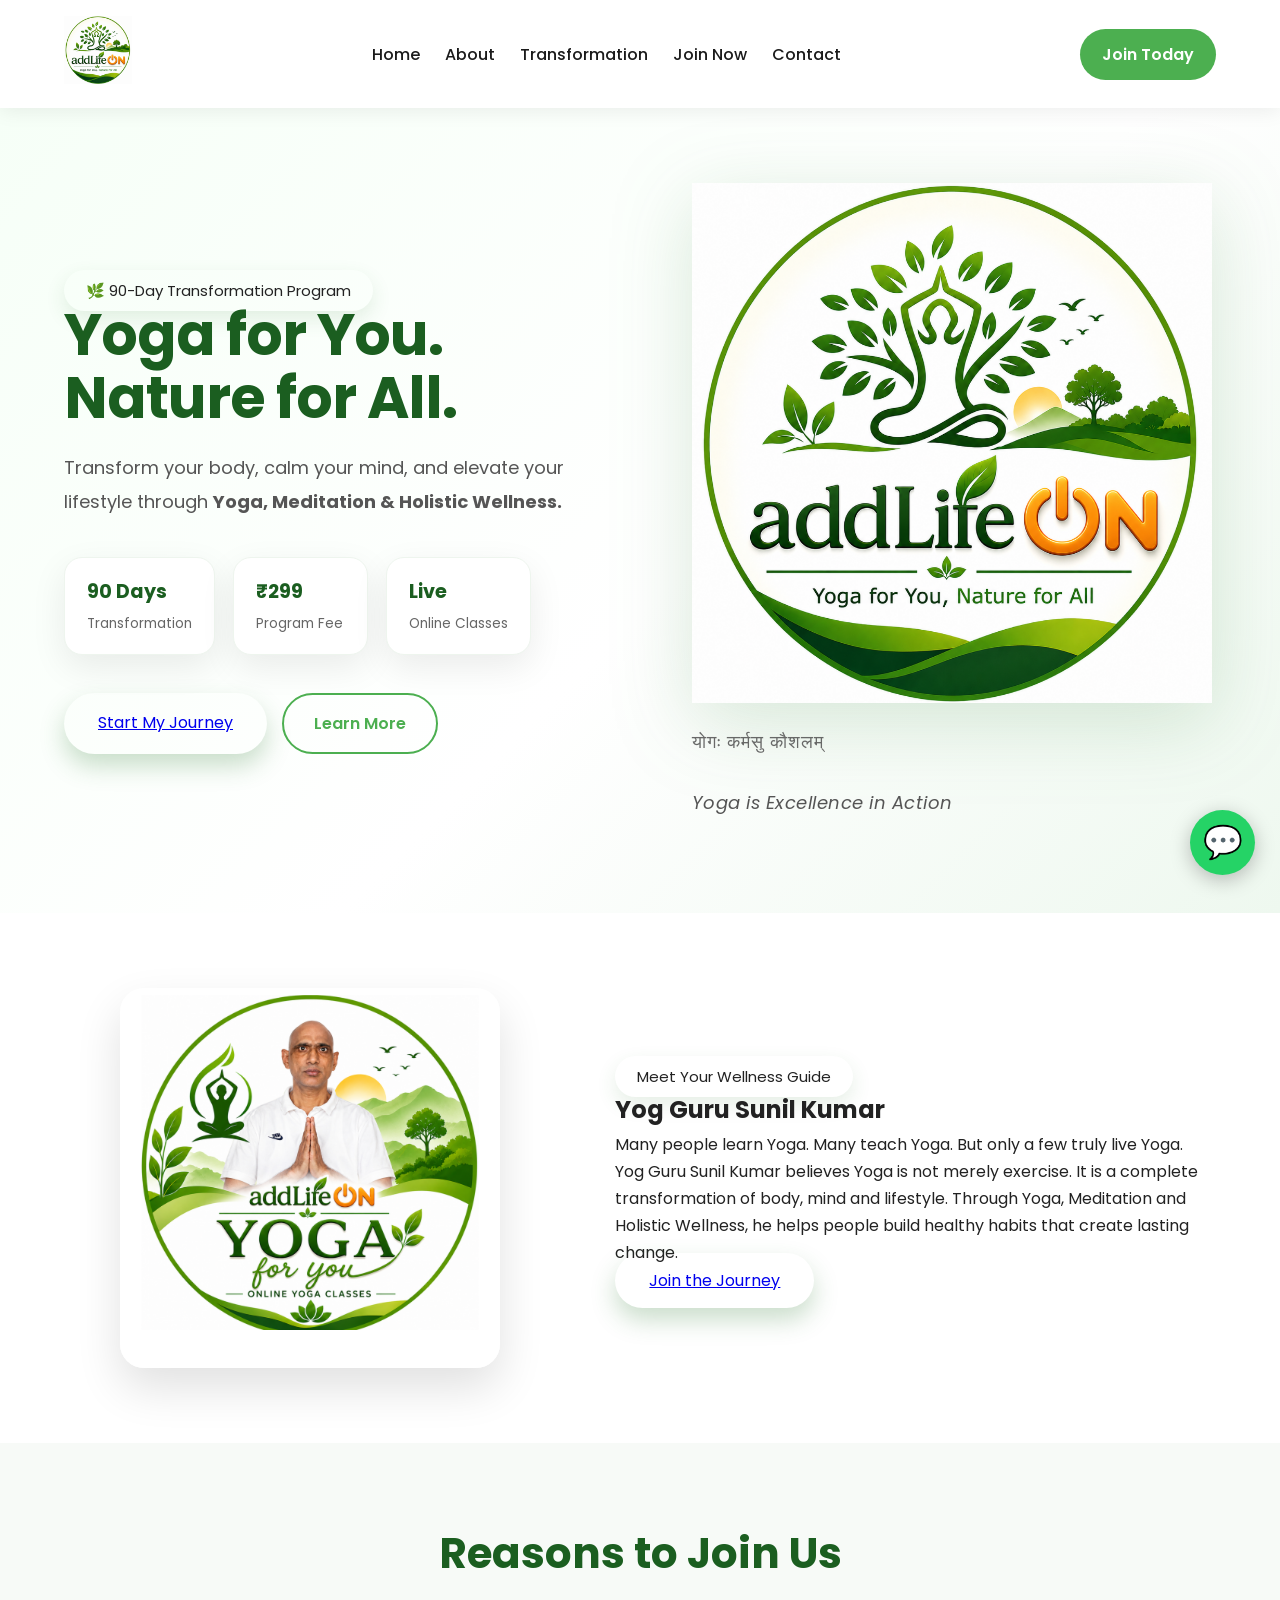
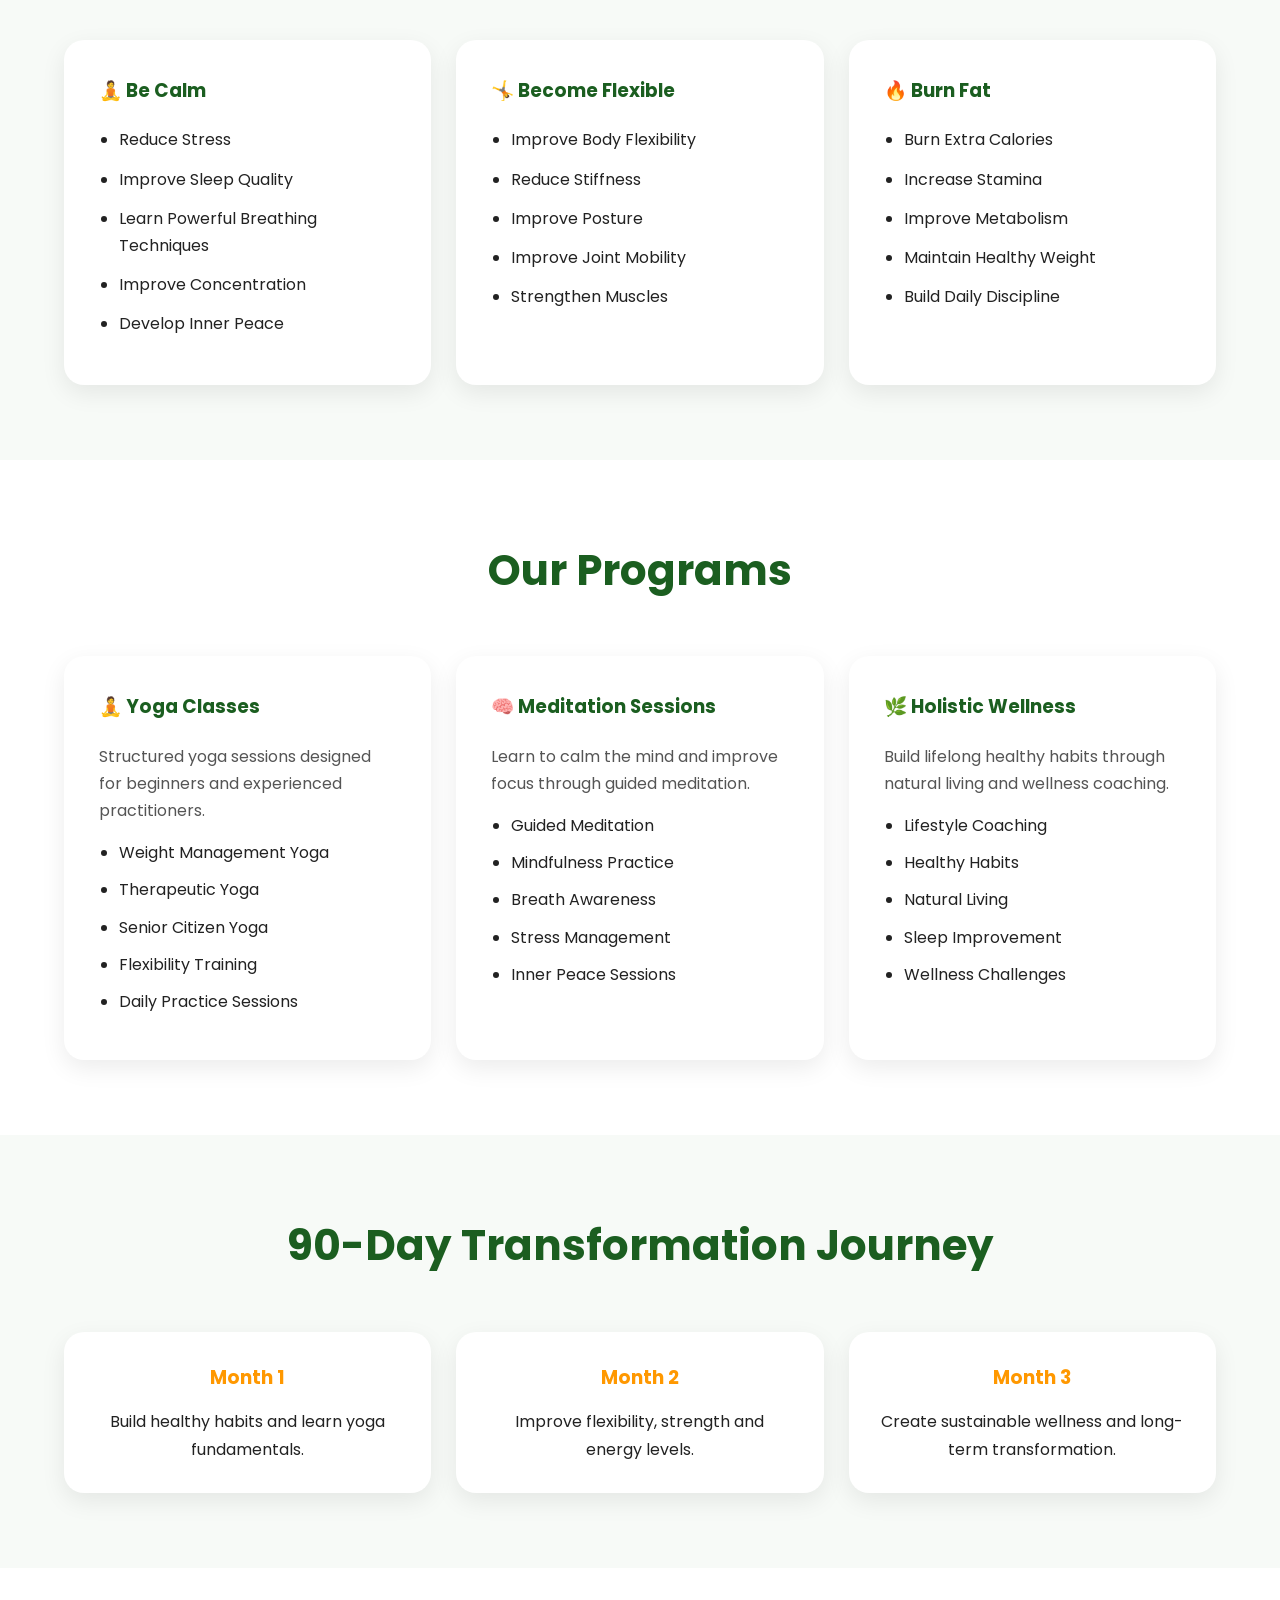
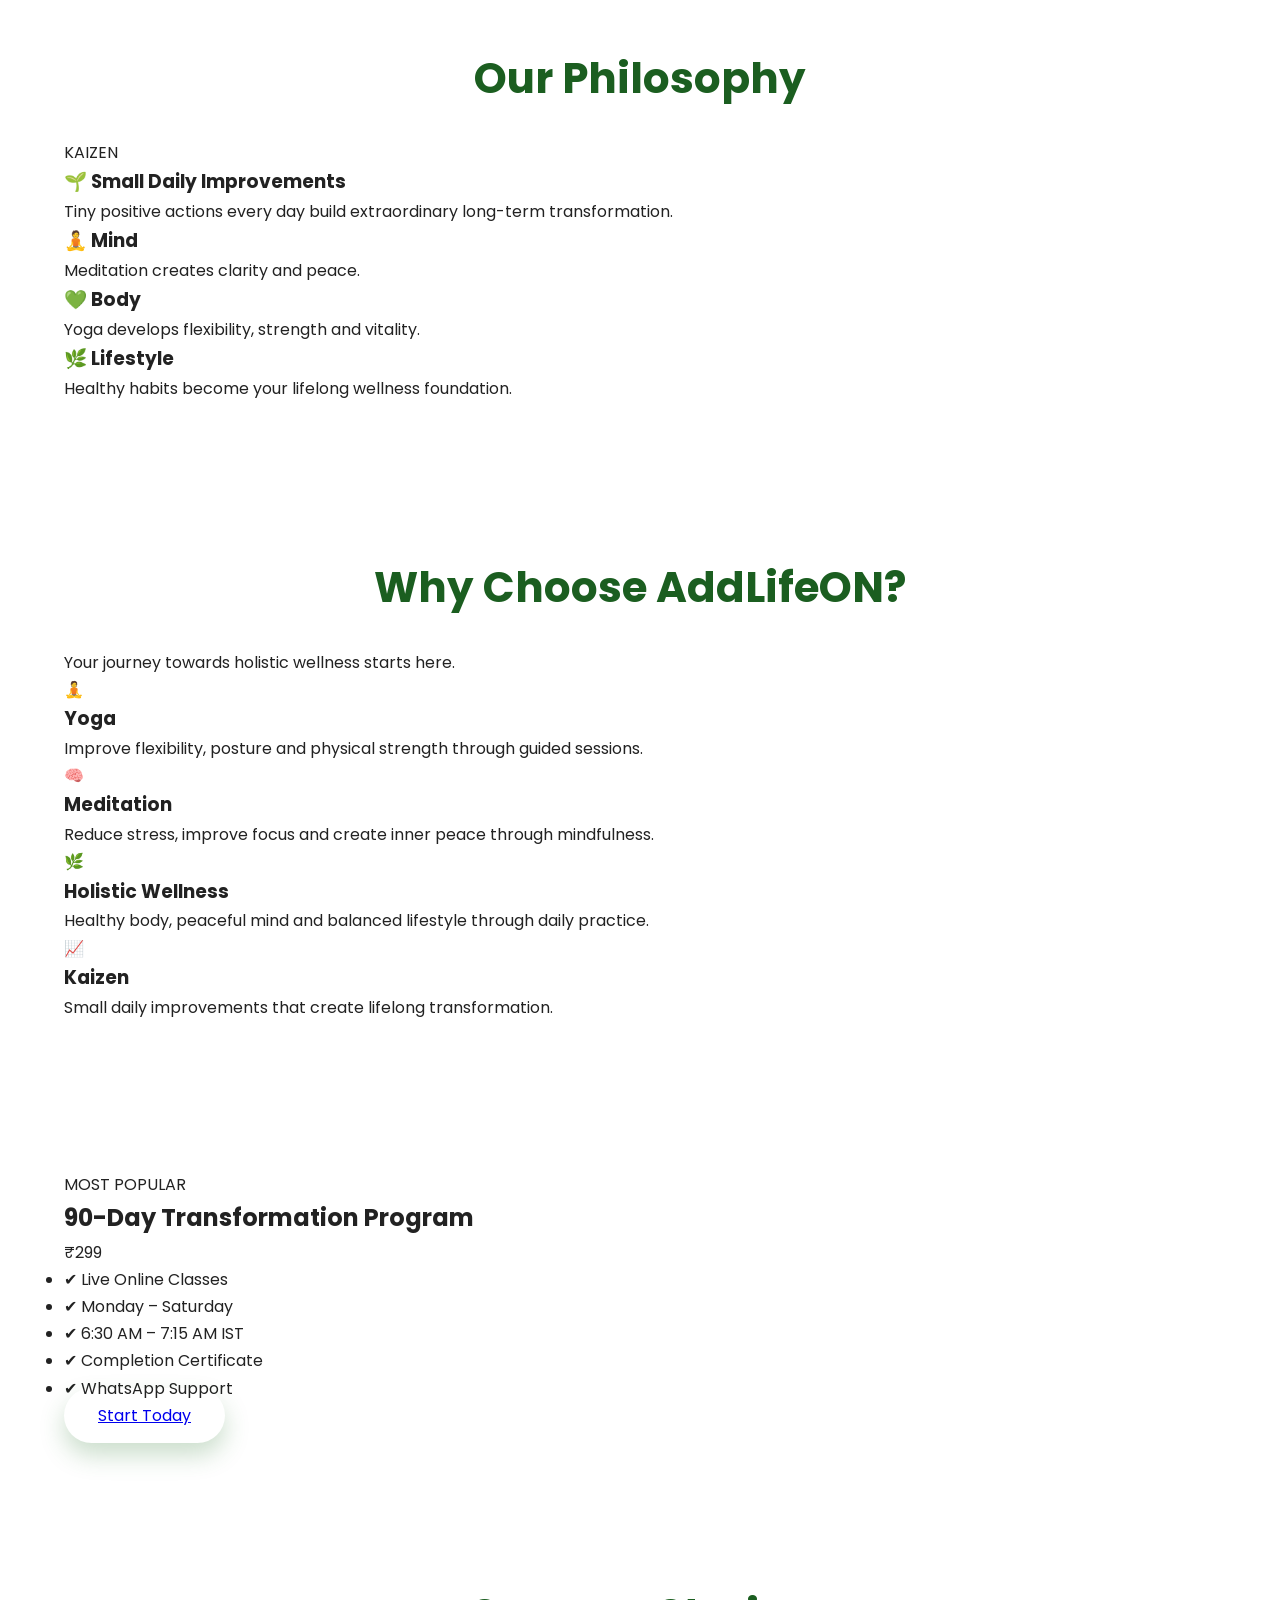
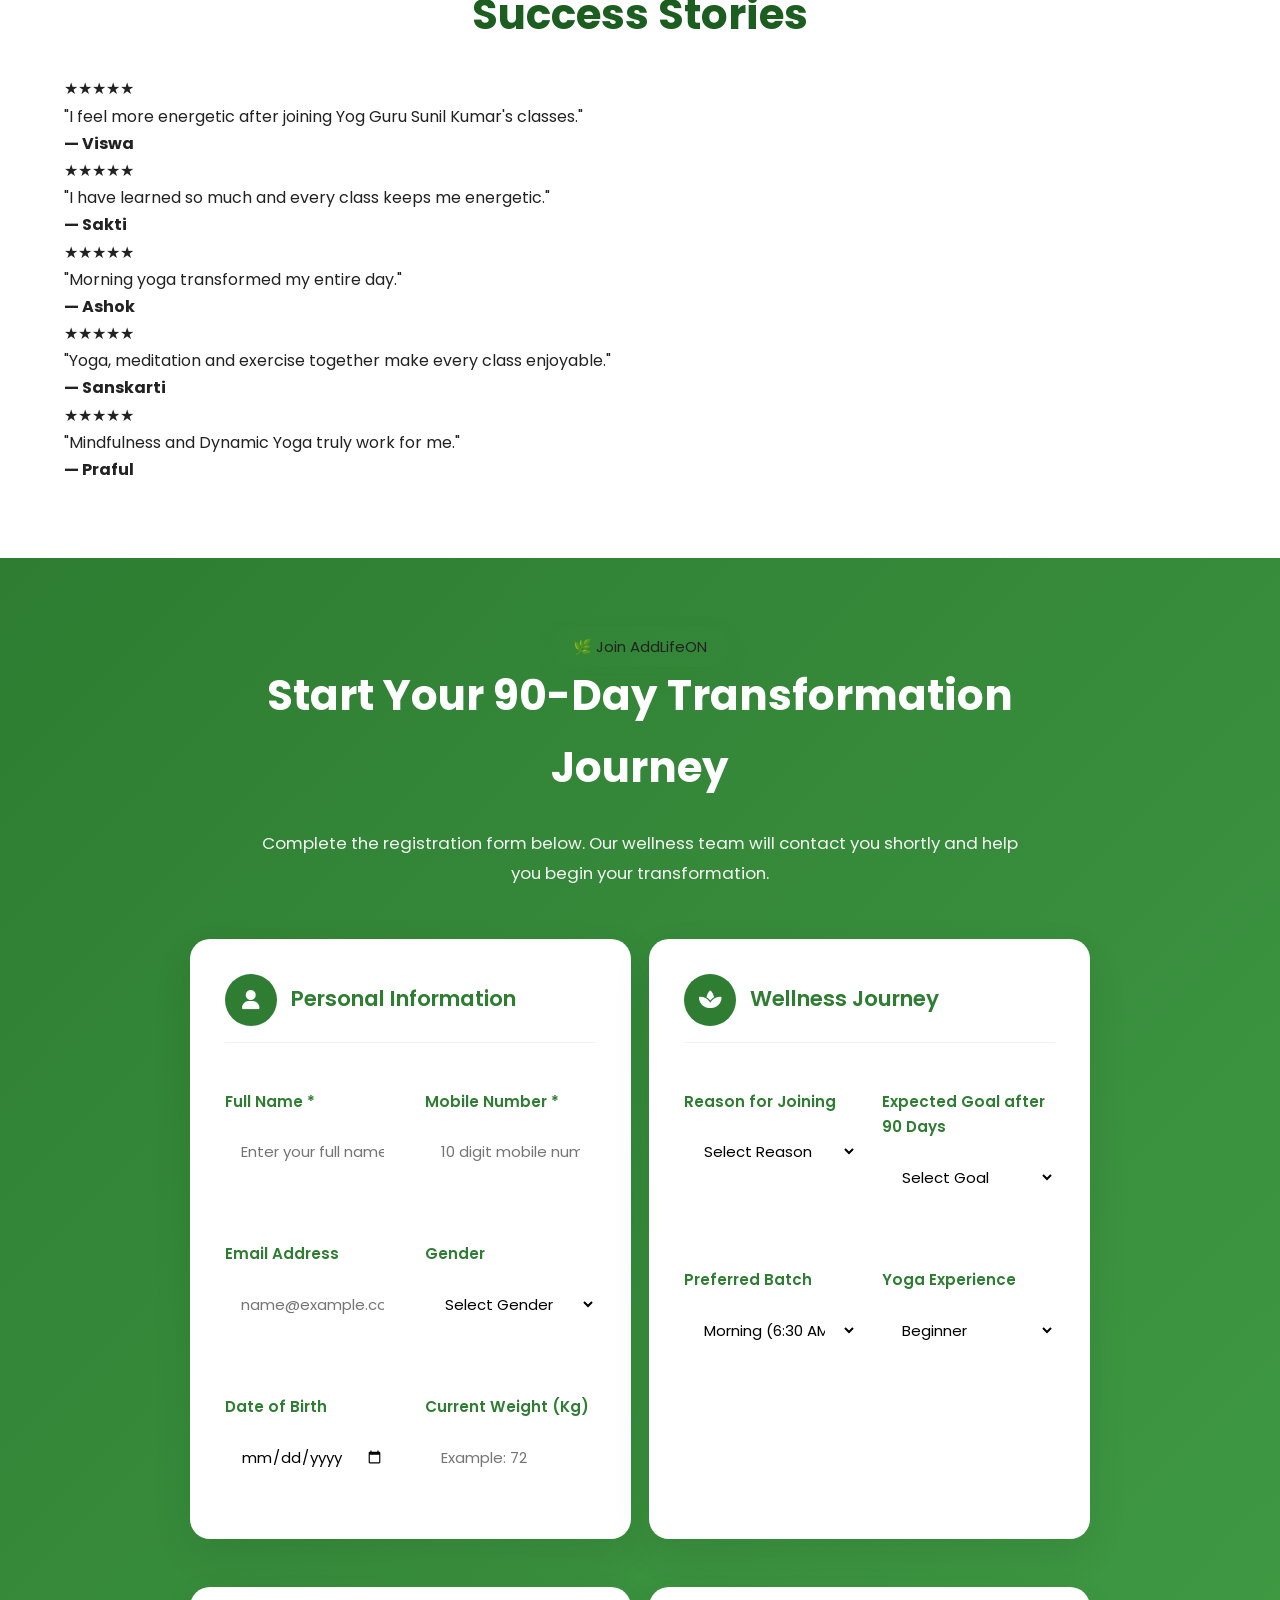
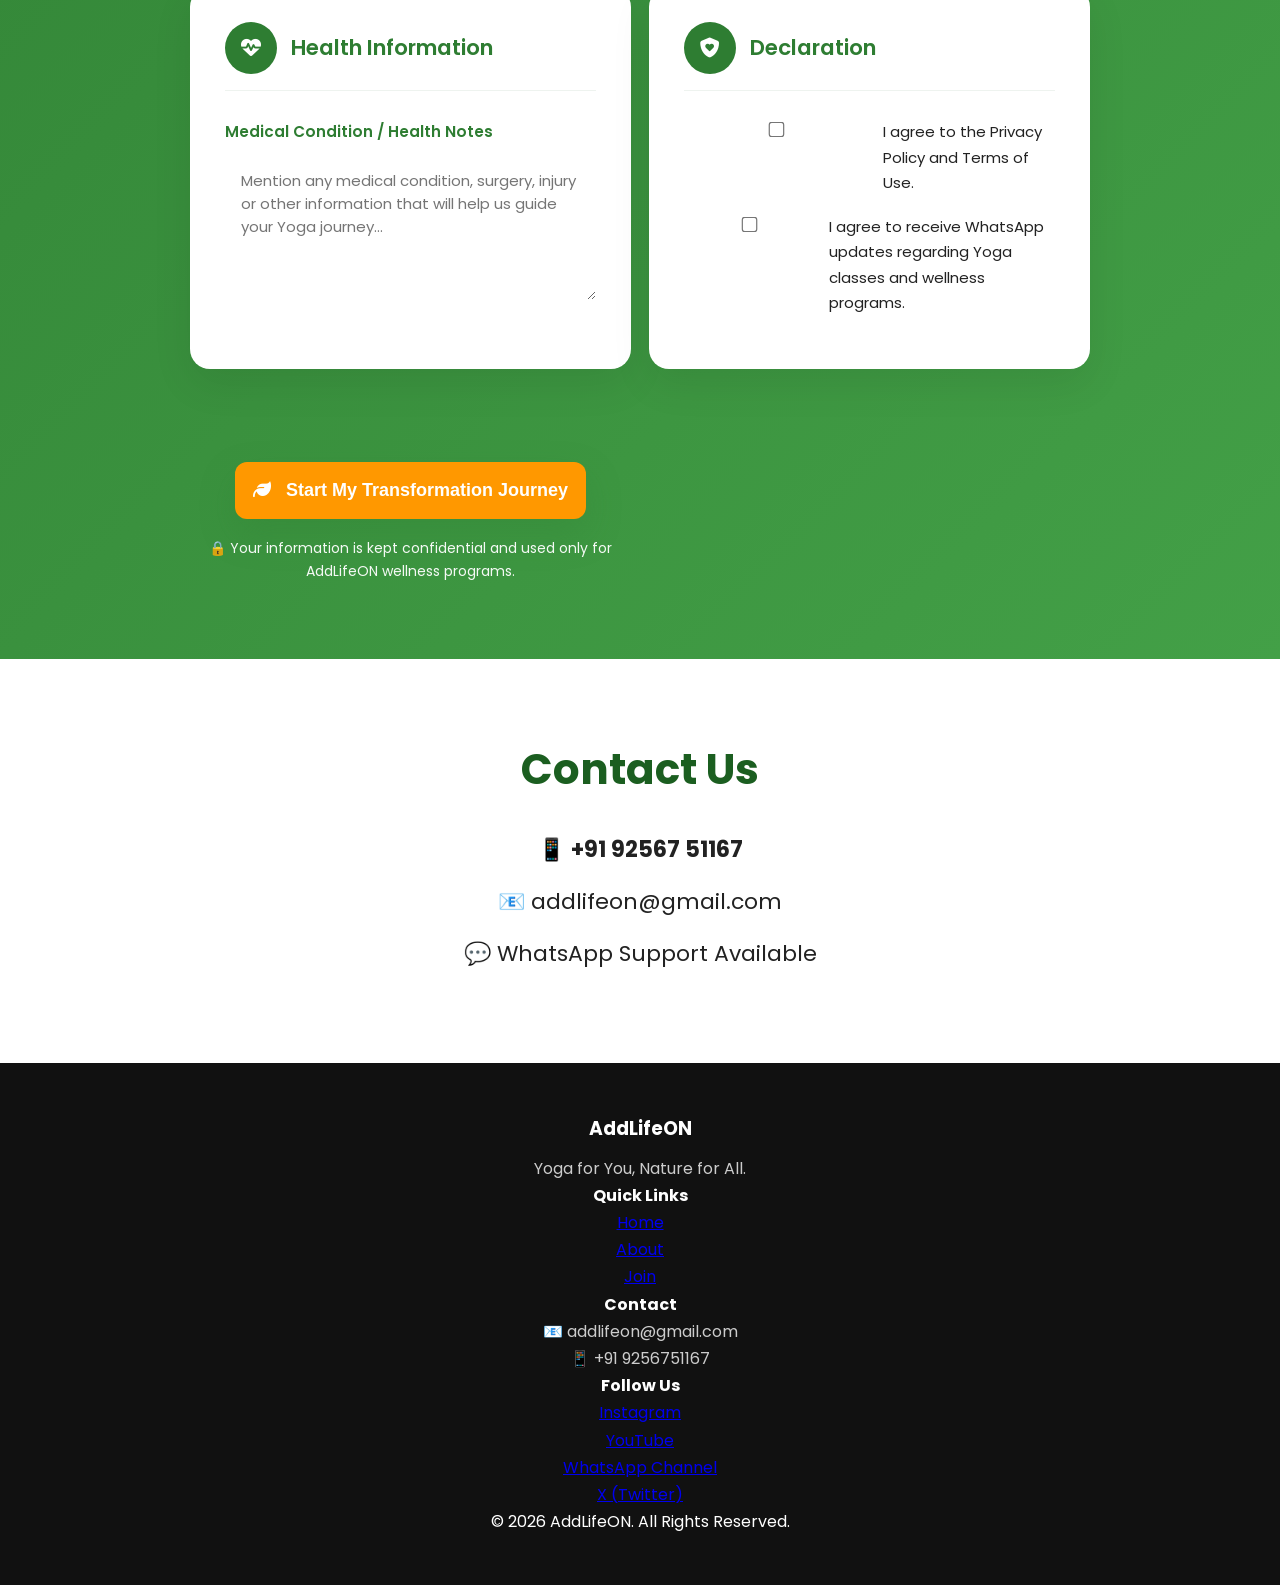
<file: index.html>
<!DOCTYPE html>
<html lang="en">

<head>

<meta charset="UTF-8">
<meta name="viewport" content="width=device-width, initial-scale=1.0">

<title>AddLifeON | Transform Your Life Naturally</title>

<meta name="description"
content="Yoga, Meditation and Holistic Wellness Programs. Join AddLifeON and start your 90-Day Transformation Journey.">

<meta name="keywords"
content="Yoga Classes, Meditation, Holistic Wellness, Online Yoga, AddLifeON">

<link rel="stylesheet" href="style.css">

<link rel="preconnect" href="https://fonts.googleapis.com">

<link href="https://fonts.googleapis.com/css2?family=Poppins:wght@300;400;500;600;700&display=swap"
rel="stylesheet">

<link rel="manifest" href="manifest.json">

<meta name="theme-color" content="#2e7d32">

<link rel="icon" href="icons/favicon.ico">
<link rel="icon" type="image/png" sizes="32x32" href="icons/favicon-32.png">
<link rel="apple-touch-icon" href="icons/icon-192.png">
<link rel="manifest" href="manifest.json">
<meta name="theme-color" content="#2E7D32">
<link rel="stylesheet"
href="https://cdnjs.cloudflare.com/ajax/libs/font-awesome/6.5.2/css/all.min.css">

</head>

<body>

<!-- HEADER -->

<header>

<div class="container nav-container">

<div class="logo">
<img src="logo.png" alt="AddLifeON Logo">
</div>

<nav>

<a href="#home">Home</a>
<a href="#about">About</a>
<a href="#programs">Transformation</a>
<a href="#join">Join Now</a>
<a href="#contact">Contact</a>

</nav>

<a href="#join" class="join-btn">
Join Today
</a>

</div>

</header>

<!-- HERO -->
<section class="hero" id="home">

    <div class="container hero-grid">

        <div class="hero-content">

            <span class="hero-badge">
                🌿 90-Day Transformation Program
            </span>

            <h1>
                Yoga for You.<br>
                Nature for All.
            </h1>

            <p class="hero-subtitle">
                Transform your body, calm your mind, and elevate your lifestyle through
                <strong>Yoga, Meditation & Holistic Wellness.</strong>
            </p>

            <div class="hero-highlights">

                <div class="highlight-card">
                    <strong>90 Days</strong>
                    <span>Transformation</span>
                </div>

                <div class="highlight-card">
                    <strong>₹299</strong>
                    <span>Program Fee</span>
                </div>

                <div class="highlight-card">
                    <strong>Live</strong>
                    <span>Online Classes</span>
                </div>

            </div>

            <div class="hero-buttons">

                <a href="#join" class="primary-btn">
                    Start My Journey
                </a>

                <a href="#about" class="secondary-btn">
                    Learn More
                </a>

            </div>

        </div>

        <div class="hero-image">

    <div class="hero-logo-card">

        <div class="hero-glow"></div>

        <img src="logo.png"
             alt="AddLifeON Logo">

        <div class="hero-quote">

            <p class="hero-sanskrit">
                योगः कर्मसु कौशलम्
            </p>

            <p class="hero-translation">
                Yoga is Excellence in Action
            </p>

        </div>

    </div>

</div>

    </div>

</section>

<!-- ABOUT -->
<!-- FOUNDER -->

<section class="section founder-section" id="about">

<div class="container founder-grid">

<div class="founder-image">

<img src="founder.png" alt="Yog Guru Sunil Kumar">

</div>

<div>

<span class="hero-badge">

Meet Your Wellness Guide

</span>

<h2>

Yog Guru <span>Sunil Kumar</span>

</h2>

<p>

Many people learn Yoga.

Many teach Yoga.

But only a few truly live Yoga.

</p>

<p>

Yog Guru Sunil Kumar believes Yoga is not merely exercise.

It is a complete transformation of body, mind and lifestyle.

Through Yoga, Meditation and Holistic Wellness, he helps people build healthy habits that create lasting change.

</p>

<a href="#join" class="primary-btn">

Join the Journey

</a>

</div>

</div>

</section>


<!-- BENEFITS -->

<section class="section bg-light">

<div class="container">

<h2 class="section-title">
Reasons to Join Us
</h2>

<div class="benefit-grid">

<div class="benefit-card">

<h3>🧘 Be Calm</h3>

<ul>

<li>Reduce Stress</li>

<li>Improve Sleep Quality</li>

<li>Learn Powerful Breathing Techniques</li>

<li>Improve Concentration</li>

<li>Develop Inner Peace</li>

</ul>

</div>

<div class="benefit-card">

<h3>🤸 Become Flexible</h3>

<ul>

<li>Improve Body Flexibility</li>

<li>Reduce Stiffness</li>

<li>Improve Posture</li>

<li>Improve Joint Mobility</li>

<li>Strengthen Muscles</li>

</ul>

</div>

<div class="benefit-card">

<h3>🔥 Burn Fat</h3>

<ul>

<li>Burn Extra Calories</li>

<li>Increase Stamina</li>

<li>Improve Metabolism</li>

<li>Maintain Healthy Weight</li>

<li>Build Daily Discipline</li>

</ul>

</div>

</div>

</div>

</section>

<!-- PROGRAMS -->

<section class="section" id="programs">

<div class="container">

<h2 class="section-title">
Our Programs
</h2>

<div class="program-grid">

<div class="program-card">

<h3>🧘 Yoga Classes</h3>

<p>

Structured yoga sessions designed for beginners and experienced practitioners.

</p>

<ul>

<li>Weight Management Yoga</li>

<li>Therapeutic Yoga</li>

<li>Senior Citizen Yoga</li>

<li>Flexibility Training</li>

<li>Daily Practice Sessions</li>

</ul>

</div>

<div class="program-card">

<h3>🧠 Meditation Sessions</h3>

<p>

Learn to calm the mind and improve focus through guided meditation.

</p>

<ul>

<li>Guided Meditation</li>

<li>Mindfulness Practice</li>

<li>Breath Awareness</li>

<li>Stress Management</li>

<li>Inner Peace Sessions</li>

</ul>

</div>

<div class="program-card">

<h3>🌿 Holistic Wellness</h3>

<p>

Build lifelong healthy habits through natural living and wellness coaching.

</p>

<ul>

<li>Lifestyle Coaching</li>

<li>Healthy Habits</li>

<li>Natural Living</li>

<li>Sleep Improvement</li>

<li>Wellness Challenges</li>

</ul>

</div>

</div>

</div>

</section>

<!-- JOURNEY -->

<section class="section bg-light">

<div class="container">

<h2 class="section-title">
90-Day Transformation Journey
</h2>

<div class="journey">

<div>
<h3>Month 1</h3>
<p>Build healthy habits and learn yoga fundamentals.</p>
</div>

<div>
<h3>Month 2</h3>
<p>Improve flexibility, strength and energy levels.</p>
</div>

<div>
<h3>Month 3</h3>
<p>Create sustainable wellness and long-term transformation.</p>
</div>

</div>

</div>

</section>

<!-- OUR Philosophy -->


<section class="section philosophy">

<div class="container">

<div class="section-heading">

<h2 class="section-title">

Our Philosophy

</h2>

<p>

KAIZEN

</p>

</div>

<div class="kaizen-grid">

<div>

<h3>🌱 Small Daily Improvements</h3>

<p>

Tiny positive actions every day build extraordinary long-term transformation.

</p>

</div>

<div>

<h3>🧘 Mind</h3>

<p>

Meditation creates clarity and peace.

</p>

</div>

<div>

<h3>💚 Body</h3>

<p>

Yoga develops flexibility, strength and vitality.

</p>

</div>

<div>

<h3>🌿 Lifestyle</h3>

<p>

Healthy habits become your lifelong wellness foundation.

</p>

</div>

</div>

</div>

</section>

<!-- WHY CHOOSE -->

<section class="section why-section">

<div class="container">

<div class="section-heading">

<h2 class="section-title">

Why Choose AddLifeON?

</h2>

<p>

Your journey towards holistic wellness starts here.

</p>

</div>

<div class="why-grid">

<div class="why-card reveal">
<div class="why-icon">🧘</div>
<h3>Yoga</h3>
<p>Improve flexibility, posture and physical strength through guided sessions.</p>
</div>

<div class="why-card reveal">
<div class="why-icon">🧠</div>
<h3>Meditation</h3>
<p>Reduce stress, improve focus and create inner peace through mindfulness.</p>
</div>

<div class="why-card reveal">
<div class="why-icon">🌿</div>
<h3>Holistic Wellness</h3>
<p>Healthy body, peaceful mind and balanced lifestyle through daily practice.</p>
</div>

<div class="why-card reveal">
<div class="why-icon">📈</div>
<h3>Kaizen</h3>
<p>Small daily improvements that create lifelong transformation.</p>
</div>

</div>

</div>

</section>

<section class="section pricing-section">

<div class="container">

<div class="pricing-card">

<span>

MOST POPULAR

</span>

<h2>

90-Day Transformation Program

</h2>

<div class="price">

₹299

</div>

<ul>

<li>✔ Live Online Classes</li>

<li>✔ Monday – Saturday</li>

<li>✔ 6:30 AM – 7:15 AM IST</li>

<li>✔ Completion Certificate</li>

<li>✔ WhatsApp Support</li>

</ul>

<a href="#join"

class="primary-btn">

Start Today

</a>

</div>

</div>

</section>


<!-- TESTIMONIALS -->

<section class="section testimonials">

<div class="container">

<h2 class="section-title">

Success Stories

</h2>

<div class="testimonial-grid">

<div class="testimonial-card reveal">

★★★★★

<p>

"I feel more energetic after joining Yog Guru Sunil Kumar's classes."

</p>

<strong>— Viswa</strong>

</div>

<div class="testimonial-card reveal">

★★★★★

<p>

"I have learned so much and every class keeps me energetic."

</p>

<strong>— Sakti</strong>

</div>

<div class="testimonial-card reveal">

★★★★★

<p>

"Morning yoga transformed my entire day."

</p>

<strong>— Ashok</strong>

</div>

<div class="testimonial-card reveal">

★★★★★

<p>

"Yoga, meditation and exercise together make every class enjoyable."

</p>

<strong>— Sanskarti</strong>

</div>

<div class="testimonial-card reveal">

★★★★★

<p>

"Mindfulness and Dynamic Yoga truly work for me."

</p>

<strong>— Praful</strong>

</div>

</div>

</div>

</section>
<!-- JOIN FORM -->
<section class="section form-section" id="join">

    <div class="container">

        <div class="join-header">

            <span class="hero-badge">
                🌿 Join AddLifeON
            </span>

            <h2 class="section-title white">
                Start Your 90-Day Transformation Journey
            </h2>

            <p class="join-subtitle">
                Complete the registration form below. Our wellness team will contact you shortly and help you begin your transformation.
            </p>

        </div>

        <form id="joinForm" class="premium-form">

            <!-- ========================= -->
            <!-- Personal Information -->
            <!-- ========================= -->

            <div class="form-card">

                <div class="card-title">

                    <i class="fa-solid fa-user"></i>

                    <h3>Personal Information</h3>

                </div>

                <div class="form-grid">

                    <div class="input-group">

                        <label for="name">
                            Full Name *
                        </label>

                        <input
                            type="text"
                            id="name"
                            name="name"
                            placeholder="Enter your full name"
                            required>

                    </div>

                    <div class="input-group">

                        <label for="mobile">
                            Mobile Number *
                        </label>

                        <input
                            type="tel"
                            id="mobile"
                            name="mobile"
                            maxlength="10"
                            placeholder="10 digit mobile number"
                            required>

                    </div>

                    <div class="input-group">

                        <label for="email">
                            Email Address
                        </label>

                        <input
                            type="email"
                            id="email"
                            name="email"
                            placeholder="name@example.com">

                    </div>

                    <div class="input-group">

                        <label for="gender">
                            Gender
                        </label>

                        <select
                            id="gender"
                            name="gender">

                            <option value="">
                                Select Gender
                            </option>

                            <option>
                                Male
                            </option>

                            <option>
                                Female
                            </option>

                            <option>
                                Prefer Not to Say
                            </option>

                        </select>

                    </div>

                    <div class="input-group">

                        <label for="dob">
                            Date of Birth
                        </label>

                        <input
                            type="date"
                            id="dob"
                            name="dob">

                    </div>

                    <div class="input-group">

                        <label for="weight">
                            Current Weight (Kg)
                        </label>

                        <input
                            type="number"
                            id="weight"
                            name="weight"
                            min="20"
                            max="250"
                            placeholder="Example: 72">

                    </div>

                </div>

            </div>

            <!-- Wellness Journey Card Starts Here -->
			
			<!-- ========================= -->
<!-- Wellness Journey -->
<!-- ========================= -->

<div class="form-card">

    <div class="card-title">

        <i class="fa-solid fa-spa"></i>

        <h3>Wellness Journey</h3>

    </div>

    <div class="form-grid">

        <div class="input-group">

            <label for="reason">
                Reason for Joining
            </label>

            <select id="reason" name="reason">

                <option value="">Select Reason</option>

                <option>Weight Loss</option>
                <option>Stress Relief</option>
                <option>Improve Sleep</option>
                <option>Improve Flexibility</option>
                <option>Meditation</option>
                <option>General Fitness</option>
                <option>Back Pain Relief</option>
                <option>Healthy Lifestyle</option>

            </select>

        </div>

        <div class="input-group">

            <label for="goal">
                Expected Goal after 90 Days
            </label>

            <select id="goal" name="goal">

                <option value="">Select Goal</option>

                <option>Weight Loss</option>
                <option>Reduce Stress</option>
                <option>Better Sleep</option>
                <option>Improve Flexibility</option>
                <option>Increase Energy</option>
                <option>Improve Fitness</option>
                <option>Healthy Lifestyle</option>

            </select>

        </div>

        <div class="input-group">

            <label for="batch">
                Preferred Batch
            </label>

            <select id="batch" name="batch">

                <option>Morning (6:30 AM)</option>
                <option>Evening</option>

            </select>

        </div>

        <div class="input-group">

            <label for="experience">
                Yoga Experience
            </label>

            <select id="experience" name="experience">

                <option>Beginner</option>
                <option>Intermediate</option>
                <option>Advanced</option>

            </select>

        </div>

    </div>

</div>

<!-- ========================= -->
<!-- Health Information -->
<!-- ========================= -->

<div class="form-card">

    <div class="card-title">

        <i class="fa-solid fa-heart-pulse"></i>

        <h3>Health Information</h3>

    </div>

    <div class="input-group full-width">

        <label for="medical">

            Medical Condition / Health Notes

        </label>

        <textarea
            id="medical"
            name="medical"
            rows="5"
            placeholder="Mention any medical condition, surgery, injury or other information that will help us guide your Yoga journey..."></textarea>

    </div>

</div>

<!-- ========================= -->
<!-- Consent -->
<!-- ========================= -->

<div class="form-card">

    <div class="card-title">

        <i class="fa-solid fa-shield-heart"></i>

        <h3>Declaration</h3>

    </div>

    <label class="checkbox-row">

        <input
            type="checkbox"
            id="privacy"
            required>

        <span>

            I agree to the Privacy Policy and Terms of Use.

        </span>

    </label>

    <label class="checkbox-row">

        <input
            type="checkbox"
            id="whatsapp">

        <span>

            I agree to receive WhatsApp updates regarding Yoga classes and wellness programs.

        </span>

    </label>

</div>

<!-- ========================= -->
<!-- Submit -->
<!-- ========================= -->

<div class="submit-area">

    <button
        type="submit"
        id="submitBtn"
        class="submit-btn">

        <i class="fa-solid fa-leaf"></i>

        Start My Transformation Journey

    </button>

    <p class="secure-text">

        🔒 Your information is kept confidential and used only for AddLifeON wellness programs.

    </p>

</div>

</form>

</div>

</section>

<!-- CONTACT -->

<section class="section" id="contact">

<div class="container">

<h2 class="section-title">
Contact Us
</h2>

<div class="contact-box">

<p>
📱 <strong>+91 92567 51167</strong>
</p>

<p>
📧 addlifeon@gmail.com
</p>

<p>
💬 WhatsApp Support Available
</p>

</div>

</div>

</section>

<!-- FOOTER -->

<footer class="footer">

<div class="container footer-grid">

<div>

<h3>AddLifeON</h3>

<p>

Yoga for You, Nature for All.

</p>

</div>

<div>

<h4>Quick Links</h4>

<a href="#home">Home</a><br>

<a href="#about">About</a><br>

<a href="#join">Join</a>

</div>

<div>

<h4>Contact</h4>

<p>

📧 addlifeon@gmail.com

</p>

<p>

📱 +91 9256751167

</p>

</div>

<div>

<h4>Follow Us</h4>

<a href="https://instagram.com/addlifeon" target="_blank">Instagram</a><br>

<a href="https://www.youtube.com/@addlifeon" target="_blank">YouTube</a><br>

<a href="https://whatsapp.com/channel/0029VbCwUvE6buMJY5Bb3e3u" target="_blank">WhatsApp Channel</a><br>

<a href="https://twitter.com/addlifeon" target="_blank">X (Twitter)</a>

</div>

</div>

<div class="copyright">

© 2026 AddLifeON. All Rights Reserved.

</div>

</footer>

<!-- WHATSAPP -->

<a href="https://wa.me/919256751167"
target="_blank"
class="whatsapp-btn">

💬

</a>
<script src="script.js"></script>
</body>

</html>
</file>
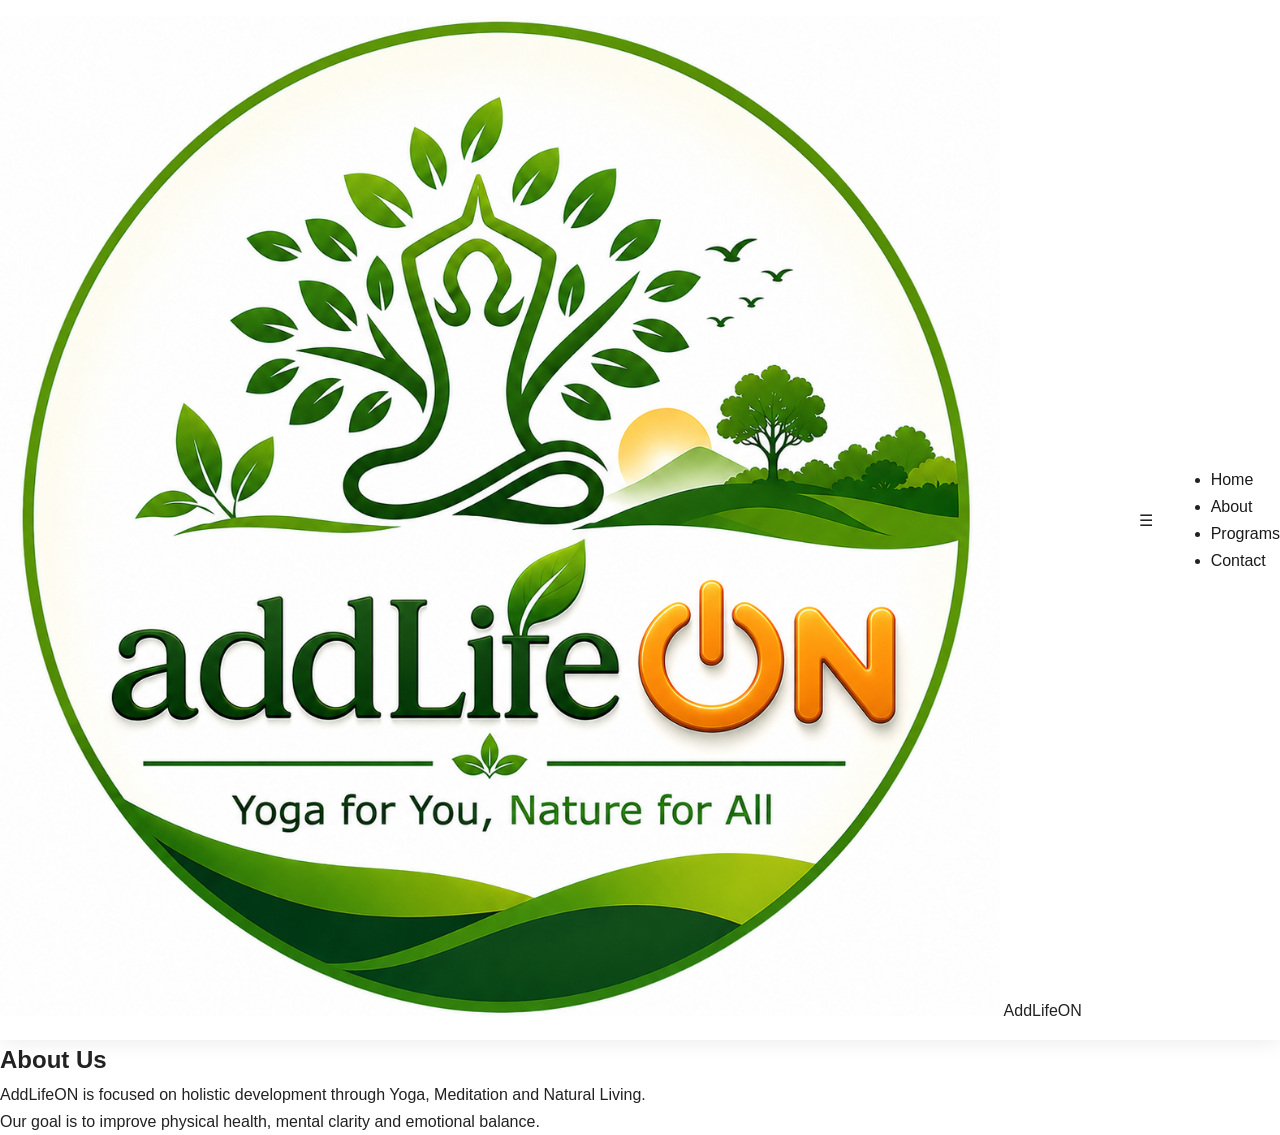
<file: about.html>
<!DOCTYPE html>
<html lang="en">
<head>
<meta charset="UTF-8">
<title>About</title>
<meta name="viewport" content="width=device-width, initial-scale=1.0">
<link rel="stylesheet" href="style.css">
</head>

<body>

<header>
  <div class="nav-container">
    <div class="brand">
      <img src="logo.png" class="logo">
      <span>AddLifeON</span>
    </div>
    <div class="menu-toggle" id="menu-toggle">☰</div>
    <nav id="nav">
      <ul>
        <li><a href="index.html">Home</a></li>
        <li><a href="about.html">About</a></li>
        <li><a href="program.html">Programs</a></li>
        <li><a href="contact.html">Contact</a></li>
      </ul>
    </nav>
  </div>
</header>

<section class="content">
  <h1>About Us</h1>
  <p>
    AddLifeON is focused on holistic development through Yoga,
    Meditation and Natural Living.
  </p>
  <p>
    Our goal is to improve physical health, mental clarity and
    emotional balance.
  </p>
</section>

<script src="script.js"></script>

</body>
</html>
</file>
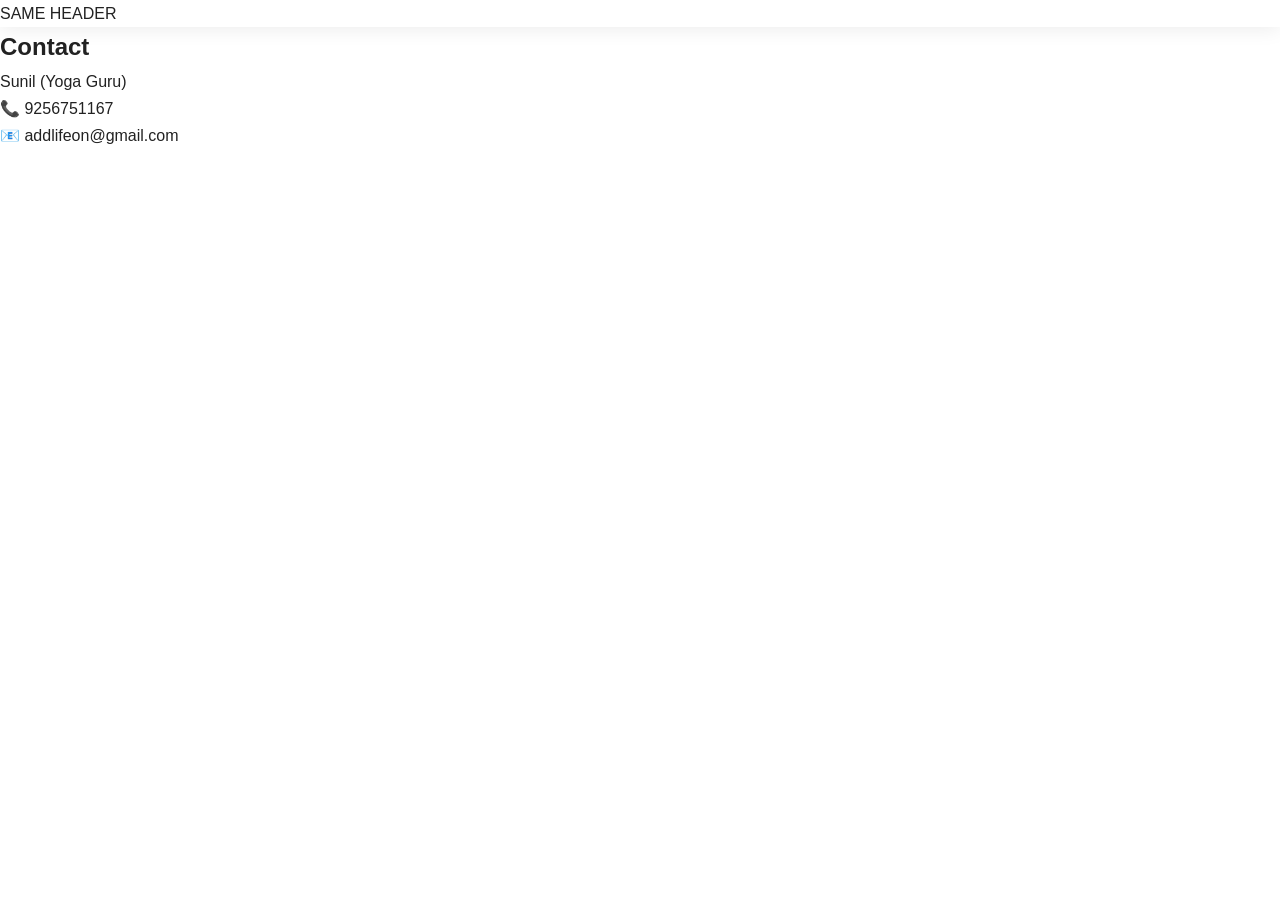
<file: contact.html>
<!DOCTYPE html>
<html lang="en">
<head>
<meta charset="UTF-8">
<title>Contact</title>
<meta name="viewport" content="width=device-width, initial-scale=1.0">
<link rel="stylesheet" href="style.css">
</head>

<body>

<header> SAME HEADER </header>

<section class="content">
  <h1>Contact</h1>
  <p>Sunil (Yoga Guru)</p>
  <p>📞 9256751167</p>
  <p>📧 addlifeon@gmail.com</p>
</section>

<script src="script.js"></script>

</body>
</html>
</file>
<file: style.css>
/* ===========================
   AddLifeON Premium Website
   =========================== */

*{
    margin:0;
    padding:0;
    box-sizing:border-box;
}

html{
    scroll-behavior:smooth;
}

body{
    font-family:'Poppins',sans-serif;
    color:#222;
    background:#ffffff;
    line-height:1.7;
}

.container{
    width:90%;
    max-width:1200px;
    margin:auto;
}

/* ===========================
   HEADER
   =========================== */

header{
    position:sticky;
    top:0;
    z-index:999;
    background:#ffffff;
    box-shadow:0 2px 20px rgba(0,0,0,.08);
}

.nav-container{
    display:flex;
    justify-content:space-between;
    align-items:center;
    padding:12px 0;
}

.logo img{
    height:80px;
    width:auto;
}

nav{
    display:flex;
    gap:25px;
}

nav a{
    text-decoration:none;
    color:#1b1b1b;
    font-weight:500;
    transition:.3s;
}

nav a:hover{
    color:#4caf50;
}

.join-btn{
    background:#4caf50;
    color:#fff;
    text-decoration:none;
    padding:12px 22px;
    border-radius:50px;
    font-weight:600;
    transition:.3s;
}

.join-btn:hover{
    background:#2e7d32;
}

/* ===========================
   HERO
   =========================== */

.hero{
    padding:55px 0 45px;
    min-height:calc(100vh - 95px);
    display:flex;
    align-items:center;
    background:linear-gradient(
        135deg,
        #f6fff7 0%,
        #ffffff 55%,
        #eef8ef 100%
    );
}

.hero-grid{
    display:grid;
    grid-template-columns:1.05fr .95fr;
    gap:60px;
    align-items:center;
}
@media(max-width:992px){

.hero{

min-height:auto;

padding:60px 0;

}

.hero-grid{

grid-template-columns:1fr;

text-align:center;

gap:35px;

}

.hero-image{

order:-1;

}

.hero-image img{

max-width:280px;

}

.hero-subtitle{

margin:auto;

}

.hero-buttons{

justify-content:center;

}

.hero-highlights{

justify-content:center;

}

}
.hero-image{

display:flex;

justify-content:center;

align-items:center;

}

.hero-image img{

width:100%;

max-width:430px;

height:auto;

display:block;

filter:drop-shadow(0 18px 40px rgba(46,125,50,.18));

transition:.45s;

}

.hero-image img:hover{

transform:scale(1.03);

}
.hero-badge{

font-size:15px;

padding:10px 22px;

border-radius:50px;

box-shadow:0 8px 20px rgba(46,125,50,.12);

}

.hero h1{

font-size:3.6rem;

line-height:1.08;

font-weight:700;

letter-spacing:-1px;

margin-bottom:22px;

color:#1B5E20;

}
.hero-highlights{

display:flex;

gap:18px;

margin:38px 0;

flex-wrap:wrap;

}

.highlight-card{

background:#ffffff;

padding:18px 22px;

border-radius:18px;

box-shadow:0 12px 35px rgba(0,0,0,.08);

min-width:135px;

transition:.35s;

}

.highlight-card:hover{

transform:translateY(-6px);

}
.hero-subtitle{

font-size:1.18rem;

line-height:1.9;

max-width:560px;

color:#4f4f4f;

margin-bottom:35px;

}
.hero p{
    font-size:18px;
    margin-bottom:30px;
    color:#555;
}

.hero-buttons{
    display:flex;
    gap:15px;
    flex-wrap:wrap;
}

.primary-btn{

padding:16px 34px;

border-radius:50px;

font-size:16px;

box-shadow:0 12px 25px rgba(46,125,50,.25);

transition:.35s;

}

.primary-btn:hover{

transform:translateY(-3px);

}

.secondary-btn{

padding:16px 34px;

border-radius:50px;

}

.secondary-btn{
    border:2px solid #4caf50;
    color:#4caf50;
    text-decoration:none;
    padding:15px 30px;
    border-radius:50px;
    font-weight:600;
}

.secondary-btn:hover{
    background:#4caf50;
    color:white;
}

.hero-logo{
    text-align:center;
}

.hero-logo img{
    max-width:450px;
    width:100%;
    height:auto;
    filter:drop-shadow(0 15px 35px rgba(0,0,0,.15));
}
.hero-sanskrit{

    margin-top:24px;

    font-family:'Noto Serif Devanagari', serif;

    font-size:28px;

    font-weight:500;

    color:#1B5E20;

    letter-spacing:1px;

    opacity:.88;

}

.hero-translation{

    margin-top:8px;

    font-size:15px;

    color:#5f6b5f;

    font-style:italic;

    letter-spacing:.5px;

}
/* ===========================
   SECTIONS
   =========================== */

.section{
    padding:90px 0;
}

.bg-light{
    background:#f7faf7;
}

.section-title{
    text-align:center;
    font-size:42px;
    color:#1b5e20;
    margin-bottom:25px;
}

.section-text{
    max-width:950px;
    margin:auto;
    text-align:center;
    font-size:18px;
    color:#555;
}

/* ===========================
   BENEFITS
   =========================== */

.benefit-grid{
    display:grid;
    grid-template-columns:repeat(3,1fr);
    gap:25px;
    margin-top:50px;
}

.benefit-card{
    background:white;
    padding:35px;
    border-radius:20px;
    box-shadow:0 8px 25px rgba(0,0,0,.08);
    transition:.3s;
}

.benefit-card:hover{
    transform:translateY(-8px);
}

.benefit-card h3{
    color:#1b5e20;
    margin-bottom:20px;
}

.benefit-card ul{
    padding-left:20px;
}

.benefit-card li{
    margin-bottom:12px;
}

/* ===========================
   PROGRAMS
   =========================== */

.program-grid{
    display:grid;
    grid-template-columns:repeat(3,1fr);
    gap:25px;
    margin-top:50px;
}

.program-card{
    background:white;
    padding:35px;
    border-radius:20px;
    box-shadow:0 8px 25px rgba(0,0,0,.08);
}

.program-card h3{
    color:#1b5e20;
    margin-bottom:20px;
}

.program-card p{
    color:#555;
    margin-bottom:15px;
}

.program-card ul{
    padding-left:20px;
}

.program-card li{
    margin-bottom:10px;
}

/* ===========================
   JOURNEY
   =========================== */

.journey{
    display:grid;
    grid-template-columns:repeat(3,1fr);
    gap:25px;
    margin-top:50px;
}

.journey div{
    background:white;
    padding:30px;
    border-radius:20px;
    text-align:center;
    box-shadow:0 8px 25px rgba(0,0,0,.08);
}

.journey h3{
    color:#ff9800;
    margin-bottom:15px;
}

/* ===========================
   FOUNDER
   =========================== */

.founder-name{
    text-align:center;
    color:#4caf50;
    font-size:30px;
    margin-bottom:20px;
}

blockquote{
    max-width:700px;
    margin:40px auto;
    text-align:center;
    font-size:24px;
    font-style:italic;
    color:#1b5e20;
}

/* ===========================
   FORM
   =========================== */

.form-section{
    background:
    linear-gradient(
    135deg,
    #1b5e20,
    #2e7d32
    );
}

.white{
    color:white;
}

#joinForm{
    max-width:900px;
    margin:auto;
    display:grid;
    grid-template-columns:1fr 1fr;
    gap:18px;
}

#joinForm input,
#joinForm select,
#joinForm textarea{
    width:100%;
    padding:16px;
    border:none;
    border-radius:12px;
    font-size:15px;
}

#joinForm textarea{
    grid-column:1 / 3;
}

#joinForm button{
    grid-column:1 / 3;
    padding:18px;
    background:#ff9800;
    color:white;
    border:none;
    border-radius:12px;
    font-size:18px;
    font-weight:600;
    cursor:pointer;
    transition:.3s;
}

#joinForm button:hover{
    background:#f57c00;
}

/* ===========================
   CONTACT
   =========================== */

.contact-box{
    text-align:center;
    font-size:22px;
}

.contact-box p{
    margin-bottom:15px;
}

/* ===========================
   FOOTER
   =========================== */

footer{
    background:#111;
    color:white;
    text-align:center;
    padding:50px 20px;
}

.footer-logo{
    height:120px;
    margin-bottom:15px;
}

footer h3{
    margin-bottom:10px;
}

footer p{
    color:#ccc;
}

/* ===========================
   WHATSAPP
   =========================== */

.whatsapp-btn{
    position:fixed;
    bottom:25px;
    right:25px;
    width:65px;
    height:65px;
    border-radius:50%;
    background:#25D366;
    color:white;
    text-decoration:none;
    display:flex;
    justify-content:center;
    align-items:center;
    font-size:32px;
    box-shadow:0 5px 20px rgba(0,0,0,.25);
    z-index:9999;
}

/* ===========================
   MOBILE
   =========================== */

@media(max-width:992px){

.hero-grid{
    grid-template-columns:1fr;
    text-align:center;
}

.hero h1{
    font-size:42px;
}

.hero-buttons{
    justify-content:center;
}

.program-grid,
.benefit-grid,
.journey{
    grid-template-columns:1fr;
}

}

@media(max-width:768px){

.logo img{
    height:60px;
}

nav{
    display:none;
}

.join-btn{
    display:none;
}

.section-title{
    font-size:32px;
}

.hero{
    padding:50px 0;
}

.hero h1{
    font-size:34px;
}

.hero p{
    font-size:16px;
}

#joinForm{
    grid-template-columns:1fr;
}

#joinForm textarea,
#joinForm button{
    grid-column:auto;
}

.footer-logo{
    height:90px;
}

.contact-box{
    font-size:18px;
}

.whatsapp-btn{
    width:55px;
    height:55px;
    font-size:26px;
}

}
/* Scroll Animation */

.benefit-card,
.program-card,
.journey div{

    opacity:1;
    transform:none;

    transition:
    all .8s ease;

}

.show{

    opacity:1 !important;
    transform:translateY(0px) !important;

}
.benefit-card,
.program-card,
.journey div{
    opacity:1;
    transform:none;
}
.input-group{
    position:relative;
    margin:18px 0;
}

.input-group i{
    position:absolute;
    left:20px;
    top:50%;
    transform:translateY(-50%);
    color:#2E7D32;
    font-size:18px;
    z-index:5;
}

.input-group input,
.input-group select{
    width:100%;
    height:58px;
    padding-left:60px;
    padding-right:18px;
    border-radius:14px;
    border:none;
    outline:none;
    font-size:17px;
}

.input-group textarea{
    width:100%;
    min-height:140px;
    padding:18px 18px 18px 60px;
    border-radius:14px;
    border:none;
    resize:vertical;
}
.form-row{

display:grid;

grid-template-columns:1fr 1fr;

gap:20px;

}

@media(max-width:768px){

.form-row{

grid-template-columns:1fr;

}

}
button{

background:linear-gradient(90deg,#2E7D32,#66BB6A);

color:white;

font-size:22px;

font-weight:bold;

padding:20px;

border:none;

border-radius:60px;

cursor:pointer;

transition:.3s;

}

button:hover{

transform:translateY(-3px);

box-shadow:0 20px 40px rgba(0,0,0,.2);

}
.input-group{

position:relative;

margin:18px 0;

}

.input-group i{

position:absolute;

left:18px;

top:50%;

transform:translateY(-50%);

color:#2E7D32;

font-size:20px;

}

.input-group input,
.input-group select{

padding-left:55px;

}

.input-group textarea{

padding-left:55px;

padding-top:18px;

}

/* =====================================================
   AddLifeON v2.1.1 Stable
   Premium Join Form
===================================================== */

.form-section{
    background:linear-gradient(135deg,#2e7d32,#43a047);
    padding:90px 20px;
}

.join-header{
    text-align:center;
    max-width:760px;
    margin:0 auto 50px;
}

.join-header .hero-badge{
    margin-bottom:18px;
}

.join-subtitle{
    color:#fff;
    font-size:1.05rem;
    line-height:1.8;
    opacity:.95;
}

.premium-form{
    max-width:1100px;
    margin:auto;
}

.form-card{

    background:#ffffff;

    border-radius:20px;

    padding:35px;

    margin-bottom:30px;

    box-shadow:0 15px 40px rgba(0,0,0,.08);

    transition:.35s;

}

.form-card:hover{

    transform:translateY(-4px);

    box-shadow:0 25px 60px rgba(0,0,0,.12);

}

.card-title{

    display:flex;

    align-items:center;

    gap:14px;

    margin-bottom:28px;

    padding-bottom:16px;

    border-bottom:1px solid #eef3ef;

}

.card-title i{

    width:52px;

    height:52px;

    border-radius:50%;

    background:#2e7d32;

    color:#fff;

    display:flex;

    align-items:center;

    justify-content:center;

    font-size:20px;

}

.card-title h3{

    margin:0;

    color:#2e7d32;

    font-size:1.35rem;

    font-weight:600;

}

.form-grid{

    display:grid;

    grid-template-columns:repeat(2,1fr);

    gap:25px;

}

.input-group{

    display:flex;

    flex-direction:column;

}

.input-group label{

    margin-bottom:8px;

    font-weight:600;

    color:#2e7d32;

    font-size:.95rem;

}

.input-group input,

.input-group select,

.input-group textarea{

    width:100%;

    padding:15px 18px;

    border:2px solid #dce8dd;

    border-radius:12px;

    font-size:15px;

    font-family:'Poppins',sans-serif;

    transition:.30s;

    background:#fff;

}

.input-group textarea{

    resize:vertical;

    min-height:140px;

}

.input-group input:focus,

.input-group select:focus,

.input-group textarea:focus{

    outline:none;

    border-color:#2e7d32;

    box-shadow:0 0 0 4px rgba(46,125,50,.12);

}

.full-width{

    grid-column:1/-1;

}

.checkbox-row{

    display:flex;

    align-items:flex-start;

    gap:14px;

    margin-bottom:18px;

    font-size:15px;

    line-height:1.7;

    cursor:pointer;

}

.checkbox-row input{

    margin-top:4px;

    transform:scale(1.2);

}

.submit-area{

    text-align:center;

    margin-top:45px;

}

.submit-btn{

    background:linear-gradient(135deg,#2e7d32,#43a047);

    color:#fff;

    border:none;

    padding:18px 42px;

    border-radius:60px;

    font-size:17px;

    font-weight:600;

    cursor:pointer;

    transition:.35s;

    box-shadow:0 15px 35px rgba(46,125,50,.28);

}

.submit-btn:hover{

    transform:translateY(-3px);

    box-shadow:0 22px 45px rgba(46,125,50,.35);

}

.submit-btn i{

    margin-right:10px;

}

.secure-text{

    margin-top:18px;

    color:#ffffff;

    font-size:14px;

    opacity:.95;

}

/* ---------- Responsive ---------- */

@media(max-width:992px){

.form-grid{

grid-template-columns:1fr;

}

.form-card{

padding:28px;

}

}

@media(max-width:768px){

.form-section{

padding:70px 18px;

}

.card-title{

flex-direction:column;

align-items:flex-start;

}

.card-title i{

width:46px;

height:46px;

}

.submit-btn{

width:100%;

padding:18px;

}

.join-subtitle{

font-size:15px;

}

}

/* =====================================================
   AddLifeON v2.1.2 UI Polish Overrides
===================================================== */
.hero{padding:60px 0 50px;}
.hero-grid{align-items:center;gap:40px;}
.hero-content{max-width:520px;}
.hero-image{display:flex;justify-content:center;align-items:center;}
.hero-image img{width:100%;max-width:520px;height:auto;display:block;}
.founder-section{padding:70px 0;}
.founder-grid{display:grid;grid-template-columns:.9fr 1.1fr;gap:60px;align-items:center;}
.founder-image{display:flex;justify-content:center;}
.founder-image img{width:100%;max-width:380px;height:auto;display:block;border-radius:24px;box-shadow:0 20px 45px rgba(0,0,0,.12);}
.section{padding:75px 0;}
.nav-container{padding:16px 0;}
.logo img{height:68px;}
@media(max-width:992px){
.hero-grid,.founder-grid{grid-template-columns:1fr;text-align:center;}
.hero-content{max-width:100%;}
.hero-image img{max-width:360px;}
.founder-image img{max-width:320px;}
}


/* ===== Phase 1 Hero Polish Final Tweaks ===== */
.hero-content{max-width:560px}
.hero-buttons{margin-top:10px}
.highlight-card{border:1px solid #eef5ee}
.highlight-card strong{display:block;font-size:1.2rem;color:#1B5E20}
.highlight-card span{font-size:.85rem;color:#666}
.hero-image img{animation:heroFloat 5s ease-in-out infinite}
@keyframes heroFloat{
0%,100%{transform:translateY(0)}
50%{transform:translateY(-8px)}
}
</file>
